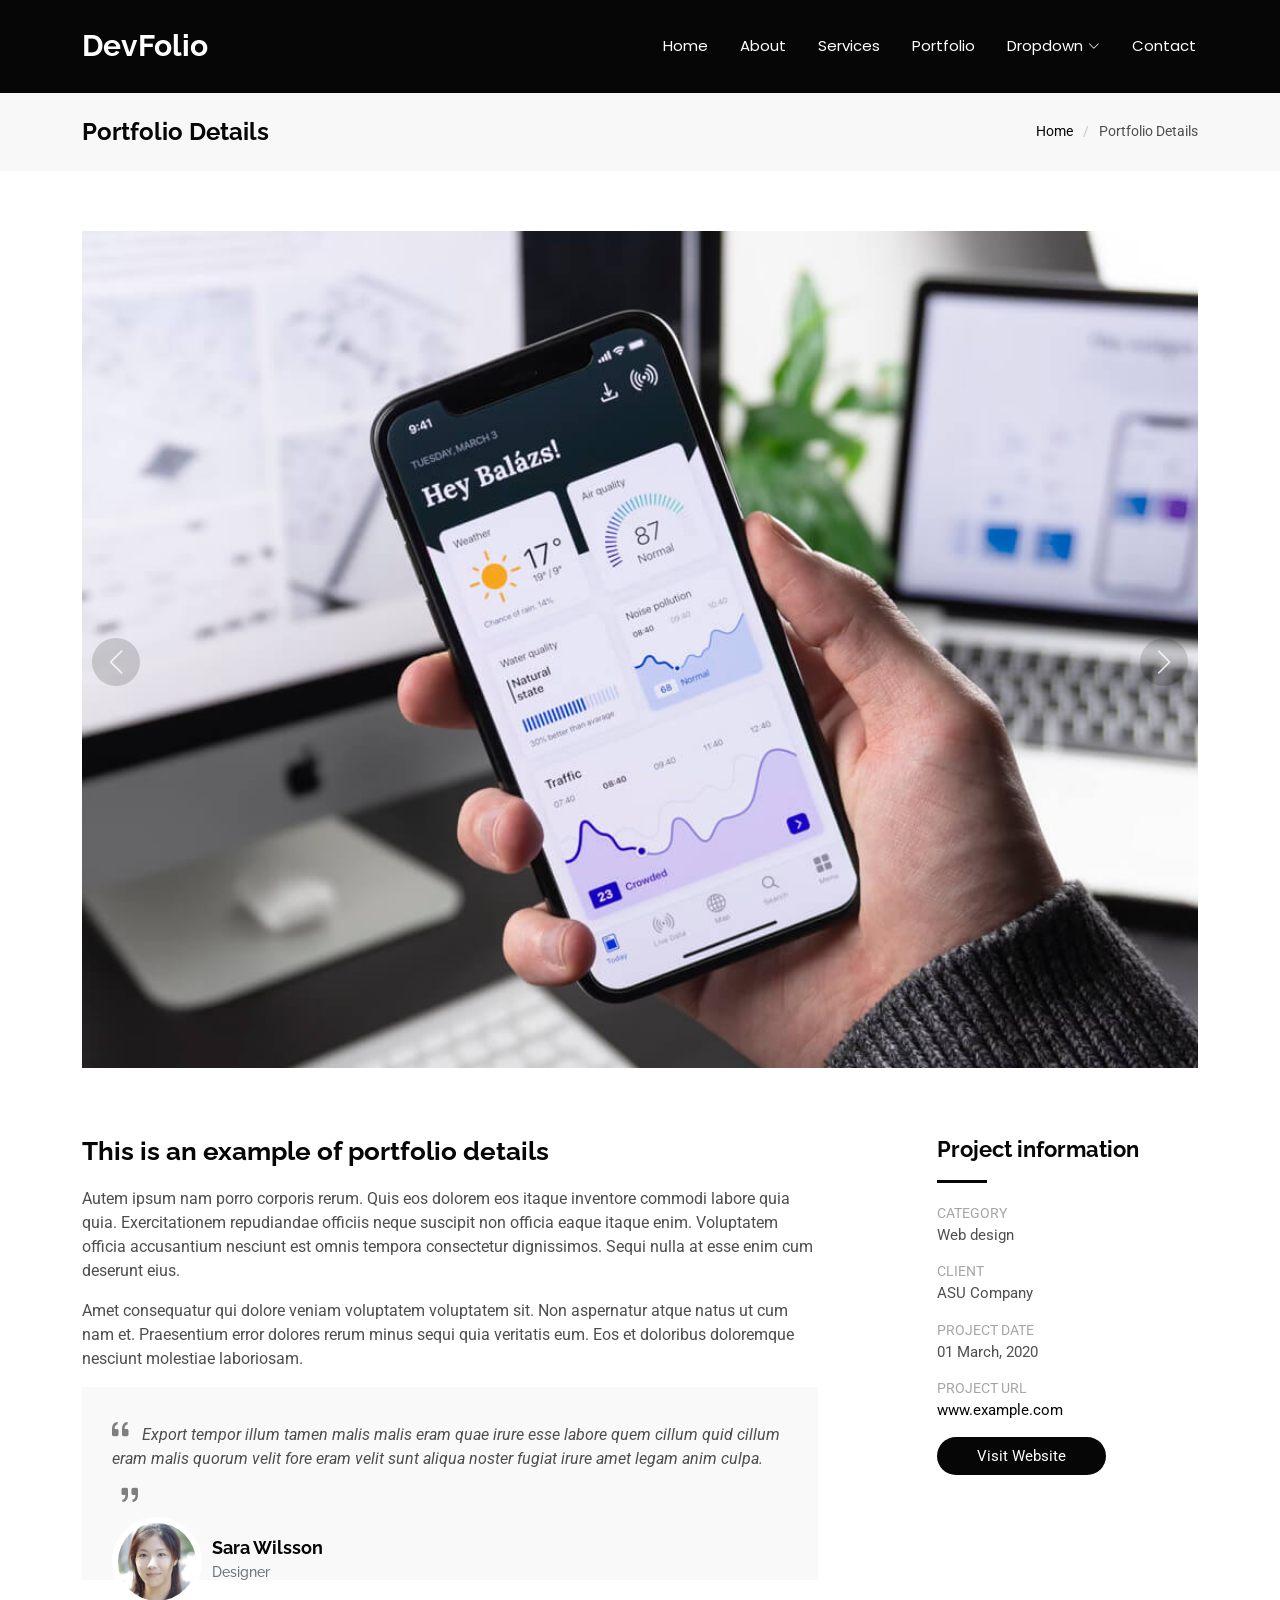
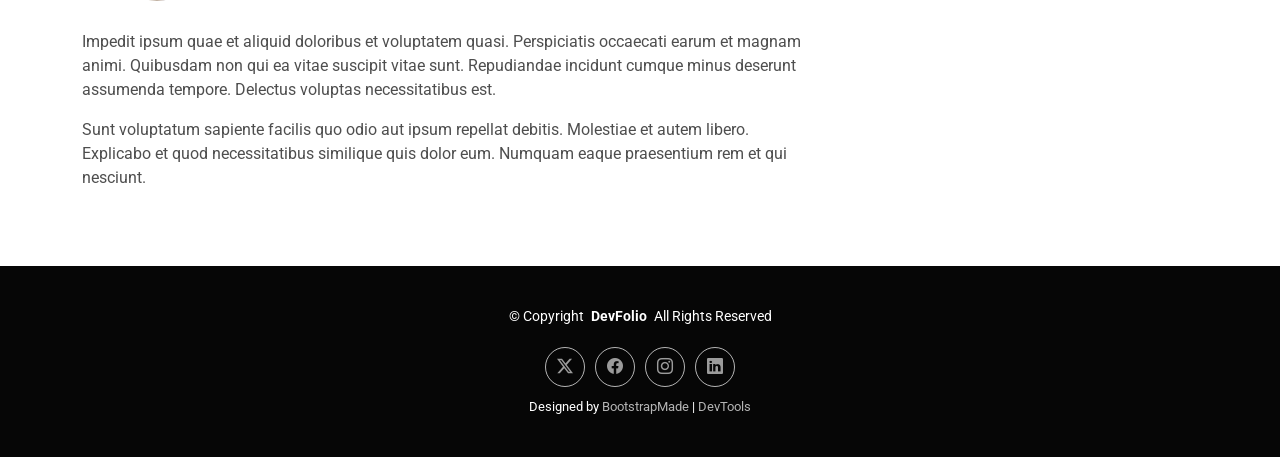
<file: portfolio-details.html>
<!DOCTYPE html>
<html lang="en">

<head>
  <meta charset="utf-8">
  <meta content="width=device-width, initial-scale=1.0" name="viewport">
  <title>Portfolio Details - DevFolio Bootstrap Template</title>
  <meta name="description" content="">
  <meta name="keywords" content="">

  <!-- Favicons -->
  <link href="assets/img/favicon.png" rel="icon">
  <link href="assets/img/apple-touch-icon.png" rel="apple-touch-icon">

  <!-- Fonts -->
  <link href="https://fonts.googleapis.com" rel="preconnect">
  <link href="https://fonts.gstatic.com" rel="preconnect" crossorigin>
  <link href="https://fonts.googleapis.com/css2?family=Roboto:ital,wght@0,100;0,300;0,400;0,500;0,700;0,900;1,100;1,300;1,400;1,500;1,700;1,900&family=Poppins:ital,wght@0,100;0,200;0,300;0,400;0,500;0,600;0,700;0,800;0,900;1,100;1,200;1,300;1,400;1,500;1,600;1,700;1,800;1,900&family=Raleway:ital,wght@0,100;0,200;0,300;0,400;0,500;0,600;0,700;0,800;0,900;1,100;1,200;1,300;1,400;1,500;1,600;1,700;1,800;1,900&display=swap" rel="stylesheet">

  <!-- Vendor CSS Files -->
  <link href="assets/vendor/bootstrap/css/bootstrap.min.css" rel="stylesheet">
  <link href="assets/vendor/bootstrap-icons/bootstrap-icons.css" rel="stylesheet">
  <link href="assets/vendor/aos/aos.css" rel="stylesheet">
  <link href="assets/vendor/glightbox/css/glightbox.min.css" rel="stylesheet">
  <link href="assets/vendor/swiper/swiper-bundle.min.css" rel="stylesheet">

  <!-- Main CSS File -->
  <link href="assets/css/main.css" rel="stylesheet">

  <!-- =======================================================
  * Template Name: DevFolio
  * Template URL: https://bootstrapmade.com/devfolio-bootstrap-portfolio-html-template/
  * Updated: Aug 07 2024 with Bootstrap v5.3.3
  * Author: BootstrapMade.com
  * License: https://bootstrapmade.com/license/
  ======================================================== -->
</head>

<body class="portfolio-details-page">

  <header id="header" class="header d-flex align-items-center sticky-top">
    <div class="container-fluid container-xl position-relative d-flex align-items-center justify-content-between">

      <a href="index.html" class="logo d-flex align-items-center">
        <!-- Uncomment the line below if you also wish to use an image logo -->
        <!-- <img src="assets/img/logo.png" alt=""> -->
        <h1 class="sitename">DevFolio</h1>
      </a>

      <nav id="navmenu" class="navmenu">
        <ul>
          <li><a href="#hero">Home<br></a></li>
          <li><a href="#about">About</a></li>
          <li><a href="#services">Services</a></li>
          <li><a href="#portfolio">Portfolio</a></li>
          <li class="dropdown"><a href="#"><span>Dropdown</span> <i class="bi bi-chevron-down toggle-dropdown"></i></a>
            <ul>
              <li><a href="#">Dropdown 1</a></li>
              <li class="dropdown"><a href="#"><span>Deep Dropdown</span> <i class="bi bi-chevron-down toggle-dropdown"></i></a>
                <ul>
                  <li><a href="#">Deep Dropdown 1</a></li>
                  <li><a href="#">Deep Dropdown 2</a></li>
                  <li><a href="#">Deep Dropdown 3</a></li>
                  <li><a href="#">Deep Dropdown 4</a></li>
                  <li><a href="#">Deep Dropdown 5</a></li>
                </ul>
              </li>
              <li><a href="#">Dropdown 2</a></li>
              <li><a href="#">Dropdown 3</a></li>
              <li><a href="#">Dropdown 4</a></li>
            </ul>
          </li>
          <li><a href="#contact">Contact</a></li>
        </ul>
        <i class="mobile-nav-toggle d-xl-none bi bi-list"></i>
      </nav>

    </div>
  </header>

  <main class="main">

    <!-- Page Title -->
    <div class="page-title" data-aos="fade">
      <div class="container d-lg-flex justify-content-between align-items-center">
        <h1 class="mb-2 mb-lg-0">Portfolio Details</h1>
        <nav class="breadcrumbs">
          <ol>
            <li><a href="index.html">Home</a></li>
            <li class="current">Portfolio Details</li>
          </ol>
        </nav>
      </div>
    </div><!-- End Page Title -->

    <!-- Portfolio Details Section -->
    <section id="portfolio-details" class="portfolio-details section">

      <div class="container" data-aos="fade-up">

        <div class="portfolio-details-slider swiper init-swiper">
          <script type="application/json" class="swiper-config">
          
          </script>
          <div class="swiper-wrapper align-items-center">

            <div class="swiper-slide">
              <img src="assets/img/portfolio/app-1.jpg" alt="">
            </div>

            <div class="swiper-slide">
              <img src="assets/img/portfolio/product-1.jpg" alt="">
            </div>

            <div class="swiper-slide">
              <img src="assets/img/portfolio/branding-1.jpg" alt="">
            </div>

            <div class="swiper-slide">
              <img src="assets/img/portfolio/books-1.jpg" alt="">
            </div>

          </div>
          <div class="swiper-button-prev"></div>
          <div class="swiper-button-next"></div>
          <div class="swiper-pagination"></div>
        </div>

        <div class="row justify-content-between gy-4 mt-4">

          <div class="col-lg-8" data-aos="fade-up">
            <div class="portfolio-description">
              <h2>This is an example of portfolio details</h2>
              <p>
                Autem ipsum nam porro corporis rerum. Quis eos dolorem eos itaque inventore commodi labore quia quia. Exercitationem repudiandae officiis neque suscipit non officia eaque itaque enim. Voluptatem officia accusantium nesciunt est omnis tempora consectetur dignissimos. Sequi nulla at esse enim cum deserunt eius.
              </p>
              <p>
                Amet consequatur qui dolore veniam voluptatem voluptatem sit. Non aspernatur atque natus ut cum nam et. Praesentium error dolores rerum minus sequi quia veritatis eum. Eos et doloribus doloremque nesciunt molestiae laboriosam.
              </p>

              <div class="testimonial-item">
                <p>
                  <i class="bi bi-quote quote-icon-left"></i>
                  <span>Export tempor illum tamen malis malis eram quae irure esse labore quem cillum quid cillum eram malis quorum velit fore eram velit sunt aliqua noster fugiat irure amet legam anim culpa.</span>
                  <i class="bi bi-quote quote-icon-right"></i>
                </p>
                <div>
                  <img src="assets/img/testimonials/testimonials-2.jpg" class="testimonial-img" alt="">
                  <h3>Sara Wilsson</h3>
                  <h4>Designer</h4>
                </div>
              </div>

              <p>
                Impedit ipsum quae et aliquid doloribus et voluptatem quasi. Perspiciatis occaecati earum et magnam animi. Quibusdam non qui ea vitae suscipit vitae sunt. Repudiandae incidunt cumque minus deserunt assumenda tempore. Delectus voluptas necessitatibus est.
              </p>

              <p>
                Sunt voluptatum sapiente facilis quo odio aut ipsum repellat debitis. Molestiae et autem libero. Explicabo et quod necessitatibus similique quis dolor eum. Numquam eaque praesentium rem et qui nesciunt.
              </p>

            </div>
          </div>

          <div class="col-lg-3" data-aos="fade-up" data-aos-delay="100">
            <div class="portfolio-info">
              <h3>Project information</h3>
              <ul>
                <li><strong>Category</strong> Web design</li>
                <li><strong>Client</strong> ASU Company</li>
                <li><strong>Project date</strong> 01 March, 2020</li>
                <li><strong>Project URL</strong> <a href="#">www.example.com</a></li>
                <li><a href="#" class="btn-visit align-self-start">Visit Website</a></li>
              </ul>
            </div>
          </div>

        </div>

      </div>

    </section><!-- /Portfolio Details Section -->

  </main>

  <footer id="footer" class="footer accent-background">

    <div class="container">
      <div class="copyright text-center ">
        <p>© <span>Copyright</span> <strong class="px-1 sitename">DevFolio</strong> <span>All Rights Reserved</span></p>
      </div>
      <div class="social-links d-flex justify-content-center">
        <a href=""><i class="bi bi-twitter-x"></i></a>
        <a href=""><i class="bi bi-facebook"></i></a>
        <a href=""><i class="bi bi-instagram"></i></a>
        <a href=""><i class="bi bi-linkedin"></i></a>
      </div>
      <div class="credits">
        <!-- All the links in the footer should remain intact. -->
        <!-- You can delete the links only if you've purchased the pro version. -->
        <!-- Licensing information: https://bootstrapmade.com/license/ -->
        <!-- Purchase the pro version with working PHP/AJAX contact form: [buy-url] -->
        Designed by <a href="https://bootstrapmade.com/">BootstrapMade</a> | <a href="https://bootstrapmade.com/tools/">DevTools</a>
      </div>
    </div>

  </footer>

  <!-- Scroll Top -->
  <a href="#" id="scroll-top" class="scroll-top d-flex align-items-center justify-content-center"><i class="bi bi-arrow-up-short"></i></a>

  <!-- Preloader -->
  <div id="preloader"></div>

  <!-- Vendor JS Files -->
  <script src="assets/vendor/bootstrap/js/bootstrap.bundle.min.js"></script>
  <script src="assets/vendor/php-email-form/validate.js"></script>
  <script src="assets/vendor/aos/aos.js"></script>
  <script src="assets/vendor/typed.js/typed.umd.js"></script>
  <script src="assets/vendor/waypoints/noframework.waypoints.js"></script>
  <script src="assets/vendor/purecounter/purecounter_vanilla.js"></script>
  <script src="assets/vendor/glightbox/js/glightbox.min.js"></script>
  <script src="assets/vendor/imagesloaded/imagesloaded.pkgd.min.js"></script>
  <script src="assets/vendor/isotope-layout/isotope.pkgd.min.js"></script>
  <script src="assets/vendor/swiper/swiper-bundle.min.js"></script>

  <!-- Main JS File -->
  <script src="assets/js/main.js"></script>

</body>

</html>
</file>
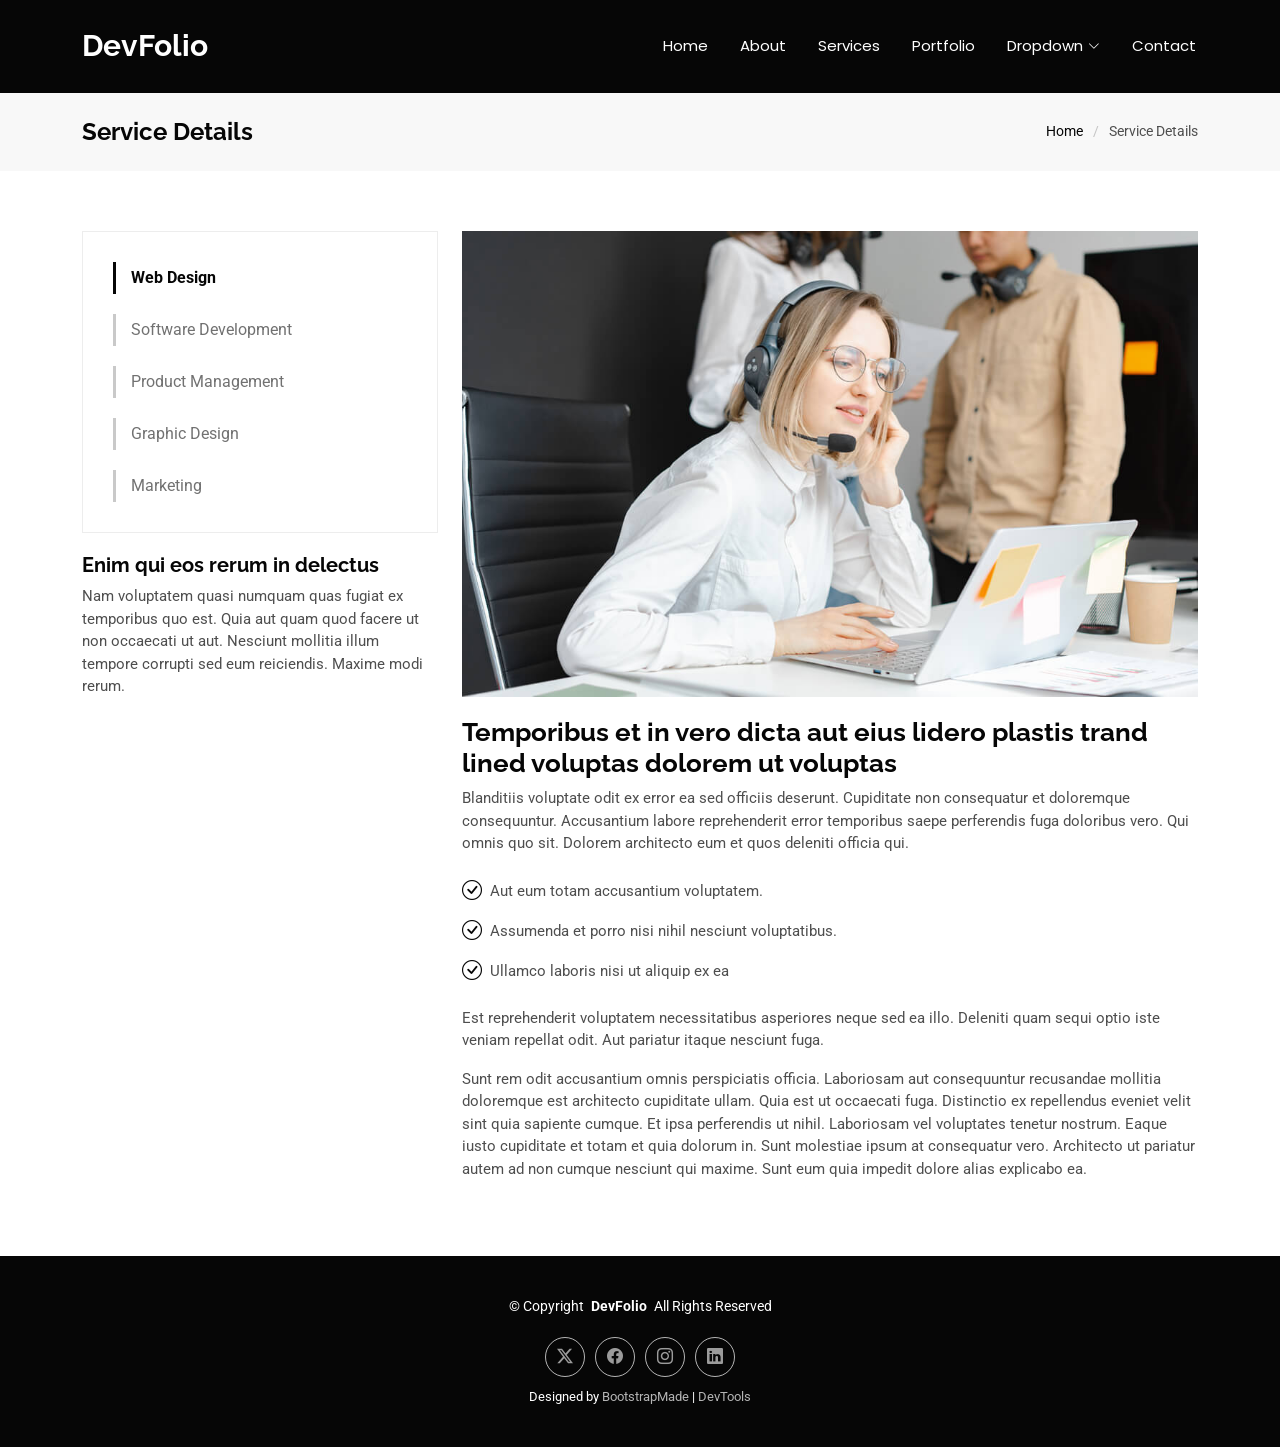
<file: service-details.html>
<!DOCTYPE html>
<html lang="en">

<head>
  <meta charset="utf-8">
  <meta content="width=device-width, initial-scale=1.0" name="viewport">
  <title>Service Details - DevFolio Bootstrap Template</title>
  <meta name="description" content="">
  <meta name="keywords" content="">

  <!-- Favicons -->
  <link href="assets/img/favicon.png" rel="icon">
  <link href="assets/img/apple-touch-icon.png" rel="apple-touch-icon">

  <!-- Fonts -->
  <link href="https://fonts.googleapis.com" rel="preconnect">
  <link href="https://fonts.gstatic.com" rel="preconnect" crossorigin>
  <link href="https://fonts.googleapis.com/css2?family=Roboto:ital,wght@0,100;0,300;0,400;0,500;0,700;0,900;1,100;1,300;1,400;1,500;1,700;1,900&family=Poppins:ital,wght@0,100;0,200;0,300;0,400;0,500;0,600;0,700;0,800;0,900;1,100;1,200;1,300;1,400;1,500;1,600;1,700;1,800;1,900&family=Raleway:ital,wght@0,100;0,200;0,300;0,400;0,500;0,600;0,700;0,800;0,900;1,100;1,200;1,300;1,400;1,500;1,600;1,700;1,800;1,900&display=swap" rel="stylesheet">

  <!-- Vendor CSS Files -->
  <link href="assets/vendor/bootstrap/css/bootstrap.min.css" rel="stylesheet">
  <link href="assets/vendor/bootstrap-icons/bootstrap-icons.css" rel="stylesheet">
  <link href="assets/vendor/aos/aos.css" rel="stylesheet">
  <link href="assets/vendor/glightbox/css/glightbox.min.css" rel="stylesheet">
  <link href="assets/vendor/swiper/swiper-bundle.min.css" rel="stylesheet">

  <!-- Main CSS File -->
  <link href="assets/css/main.css" rel="stylesheet">

  <!-- =======================================================
  * Template Name: DevFolio
  * Template URL: https://bootstrapmade.com/devfolio-bootstrap-portfolio-html-template/
  * Updated: Aug 07 2024 with Bootstrap v5.3.3
  * Author: BootstrapMade.com
  * License: https://bootstrapmade.com/license/
  ======================================================== -->
</head>

<body class="service-details-page">

  <header id="header" class="header d-flex align-items-center sticky-top">
    <div class="container-fluid container-xl position-relative d-flex align-items-center justify-content-between">

      <a href="index.html" class="logo d-flex align-items-center">
        <!-- Uncomment the line below if you also wish to use an image logo -->
        <!-- <img src="assets/img/logo.png" alt=""> -->
        <h1 class="sitename">DevFolio</h1>
      </a>

      <nav id="navmenu" class="navmenu">
        <ul>
          <li><a href="#hero">Home<br></a></li>
          <li><a href="#about">About</a></li>
          <li><a href="#services">Services</a></li>
          <li><a href="#portfolio">Portfolio</a></li>
          <li class="dropdown"><a href="#"><span>Dropdown</span> <i class="bi bi-chevron-down toggle-dropdown"></i></a>
            <ul>
              <li><a href="#">Dropdown 1</a></li>
              <li class="dropdown"><a href="#"><span>Deep Dropdown</span> <i class="bi bi-chevron-down toggle-dropdown"></i></a>
                <ul>
                  <li><a href="#">Deep Dropdown 1</a></li>
                  <li><a href="#">Deep Dropdown 2</a></li>
                  <li><a href="#">Deep Dropdown 3</a></li>
                  <li><a href="#">Deep Dropdown 4</a></li>
                  <li><a href="#">Deep Dropdown 5</a></li>
                </ul>
              </li>
              <li><a href="#">Dropdown 2</a></li>
              <li><a href="#">Dropdown 3</a></li>
              <li><a href="#">Dropdown 4</a></li>
            </ul>
          </li>
          <li><a href="#contact">Contact</a></li>
        </ul>
        <i class="mobile-nav-toggle d-xl-none bi bi-list"></i>
      </nav>

    </div>
  </header>

  <main class="main">

    <!-- Page Title -->
    <div class="page-title" data-aos="fade">
      <div class="container d-lg-flex justify-content-between align-items-center">
        <h1 class="mb-2 mb-lg-0">Service Details</h1>
        <nav class="breadcrumbs">
          <ol>
            <li><a href="index.html">Home</a></li>
            <li class="current">Service Details</li>
          </ol>
        </nav>
      </div>
    </div><!-- End Page Title -->

    <!-- Service Details Section -->
    <section id="service-details" class="service-details section">

      <div class="container">

        <div class="row gy-4">

          <div class="col-lg-4" data-aos="fade-up" data-aos-delay="100">
            <div class="services-list">
              <a href="#" class="active">Web Design</a>
              <a href="#">Software Development</a>
              <a href="#">Product Management</a>
              <a href="#">Graphic Design</a>
              <a href="#">Marketing</a>
            </div>

            <h4>Enim qui eos rerum in delectus</h4>
            <p>Nam voluptatem quasi numquam quas fugiat ex temporibus quo est. Quia aut quam quod facere ut non occaecati ut aut. Nesciunt mollitia illum tempore corrupti sed eum reiciendis. Maxime modi rerum.</p>
          </div>

          <div class="col-lg-8" data-aos="fade-up" data-aos-delay="200">
            <img src="assets/img/services.jpg" alt="" class="img-fluid services-img">
            <h3>Temporibus et in vero dicta aut eius lidero plastis trand lined voluptas dolorem ut voluptas</h3>
            <p>
              Blanditiis voluptate odit ex error ea sed officiis deserunt. Cupiditate non consequatur et doloremque consequuntur. Accusantium labore reprehenderit error temporibus saepe perferendis fuga doloribus vero. Qui omnis quo sit. Dolorem architecto eum et quos deleniti officia qui.
            </p>
            <ul>
              <li><i class="bi bi-check-circle"></i> <span>Aut eum totam accusantium voluptatem.</span></li>
              <li><i class="bi bi-check-circle"></i> <span>Assumenda et porro nisi nihil nesciunt voluptatibus.</span></li>
              <li><i class="bi bi-check-circle"></i> <span>Ullamco laboris nisi ut aliquip ex ea</span></li>
            </ul>
            <p>
              Est reprehenderit voluptatem necessitatibus asperiores neque sed ea illo. Deleniti quam sequi optio iste veniam repellat odit. Aut pariatur itaque nesciunt fuga.
            </p>
            <p>
              Sunt rem odit accusantium omnis perspiciatis officia. Laboriosam aut consequuntur recusandae mollitia doloremque est architecto cupiditate ullam. Quia est ut occaecati fuga. Distinctio ex repellendus eveniet velit sint quia sapiente cumque. Et ipsa perferendis ut nihil. Laboriosam vel voluptates tenetur nostrum. Eaque iusto cupiditate et totam et quia dolorum in. Sunt molestiae ipsum at consequatur vero. Architecto ut pariatur autem ad non cumque nesciunt qui maxime. Sunt eum quia impedit dolore alias explicabo ea.
            </p>
          </div>

        </div>

      </div>

    </section><!-- /Service Details Section -->

  </main>

  <footer id="footer" class="footer accent-background">

    <div class="container">
      <div class="copyright text-center ">
        <p>© <span>Copyright</span> <strong class="px-1 sitename">DevFolio</strong> <span>All Rights Reserved</span></p>
      </div>
      <div class="social-links d-flex justify-content-center">
        <a href=""><i class="bi bi-twitter-x"></i></a>
        <a href=""><i class="bi bi-facebook"></i></a>
        <a href=""><i class="bi bi-instagram"></i></a>
        <a href=""><i class="bi bi-linkedin"></i></a>
      </div>
      <div class="credits">
        <!-- All the links in the footer should remain intact. -->
        <!-- You can delete the links only if you've purchased the pro version. -->
        <!-- Licensing information: https://bootstrapmade.com/license/ -->
        <!-- Purchase the pro version with working PHP/AJAX contact form: [buy-url] -->
        Designed by <a href="https://bootstrapmade.com/">BootstrapMade</a> | <a href="https://bootstrapmade.com/tools/">DevTools</a>
      </div>
    </div>

  </footer>

  <!-- Scroll Top -->
  <a href="#" id="scroll-top" class="scroll-top d-flex align-items-center justify-content-center"><i class="bi bi-arrow-up-short"></i></a>

  <!-- Preloader -->
  <div id="preloader"></div>

  <!-- Vendor JS Files -->
  <script src="assets/vendor/bootstrap/js/bootstrap.bundle.min.js"></script>
  <script src="assets/vendor/php-email-form/validate.js"></script>
  <script src="assets/vendor/aos/aos.js"></script>
  <script src="assets/vendor/typed.js/typed.umd.js"></script>
  <script src="assets/vendor/waypoints/noframework.waypoints.js"></script>
  <script src="assets/vendor/purecounter/purecounter_vanilla.js"></script>
  <script src="assets/vendor/glightbox/js/glightbox.min.js"></script>
  <script src="assets/vendor/imagesloaded/imagesloaded.pkgd.min.js"></script>
  <script src="assets/vendor/isotope-layout/isotope.pkgd.min.js"></script>
  <script src="assets/vendor/swiper/swiper-bundle.min.js"></script>

  <!-- Main JS File -->
  <script src="assets/js/main.js"></script>

</body>

</html>
</file>
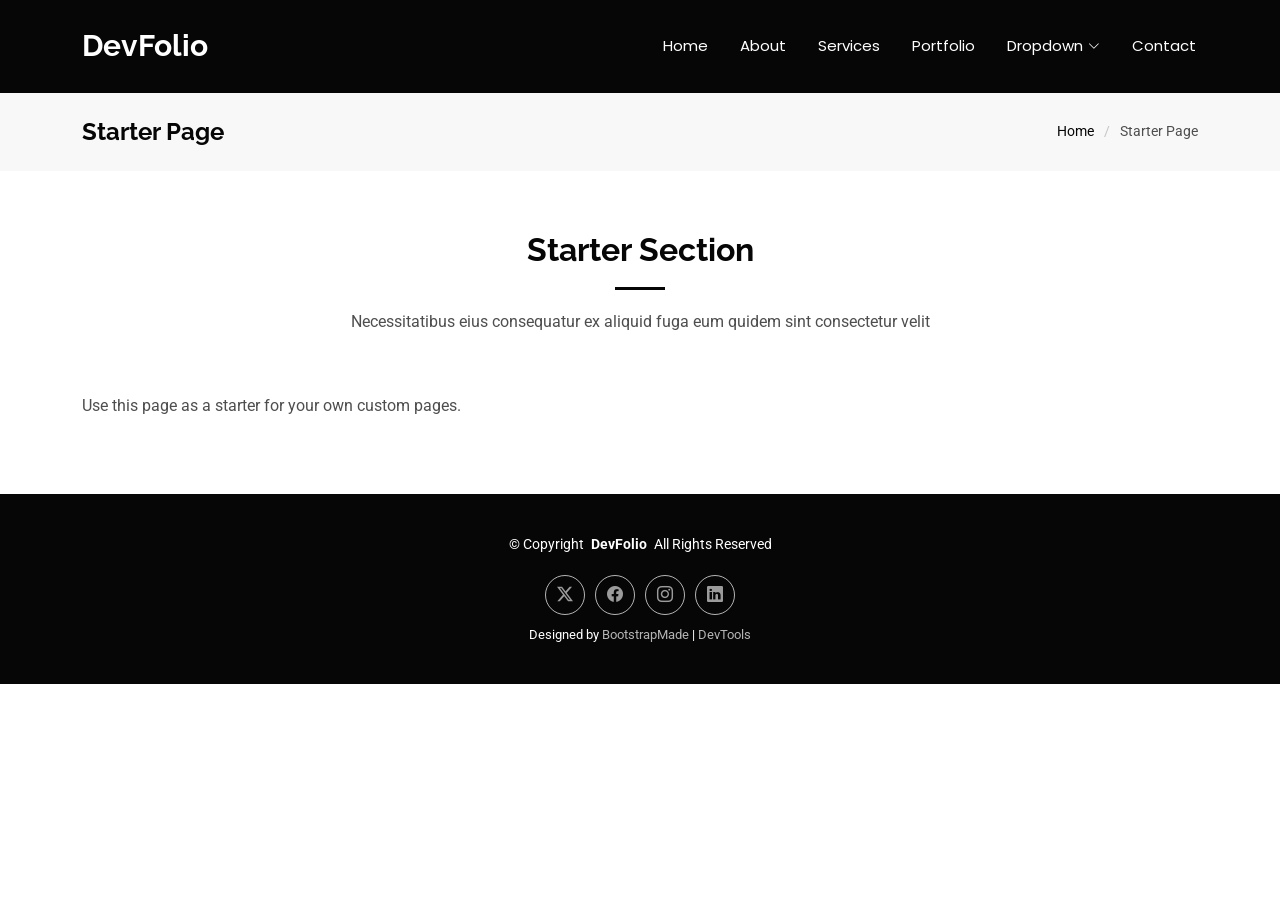
<file: starter-page.html>
<!DOCTYPE html>
<html lang="en">

<head>
  <meta charset="utf-8">
  <meta content="width=device-width, initial-scale=1.0" name="viewport">
  <title>Starter Page - DevFolio Bootstrap Template</title>
  <meta name="description" content="">
  <meta name="keywords" content="">

  <!-- Favicons -->
  <link href="assets/img/favicon.png" rel="icon">
  <link href="assets/img/apple-touch-icon.png" rel="apple-touch-icon">

  <!-- Fonts -->
  <link href="https://fonts.googleapis.com" rel="preconnect">
  <link href="https://fonts.gstatic.com" rel="preconnect" crossorigin>
  <link href="https://fonts.googleapis.com/css2?family=Roboto:ital,wght@0,100;0,300;0,400;0,500;0,700;0,900;1,100;1,300;1,400;1,500;1,700;1,900&family=Poppins:ital,wght@0,100;0,200;0,300;0,400;0,500;0,600;0,700;0,800;0,900;1,100;1,200;1,300;1,400;1,500;1,600;1,700;1,800;1,900&family=Raleway:ital,wght@0,100;0,200;0,300;0,400;0,500;0,600;0,700;0,800;0,900;1,100;1,200;1,300;1,400;1,500;1,600;1,700;1,800;1,900&display=swap" rel="stylesheet">

  <!-- Vendor CSS Files -->
  <link href="assets/vendor/bootstrap/css/bootstrap.min.css" rel="stylesheet">
  <link href="assets/vendor/bootstrap-icons/bootstrap-icons.css" rel="stylesheet">
  <link href="assets/vendor/aos/aos.css" rel="stylesheet">
  <link href="assets/vendor/glightbox/css/glightbox.min.css" rel="stylesheet">
  <link href="assets/vendor/swiper/swiper-bundle.min.css" rel="stylesheet">

  <!-- Main CSS File -->
  <link href="assets/css/main.css" rel="stylesheet">

  <!-- =======================================================
  * Template Name: DevFolio
  * Template URL: https://bootstrapmade.com/devfolio-bootstrap-portfolio-html-template/
  * Updated: Aug 07 2024 with Bootstrap v5.3.3
  * Author: BootstrapMade.com
  * License: https://bootstrapmade.com/license/
  ======================================================== -->
</head>

<body class="starter-page-page">

  <header id="header" class="header d-flex align-items-center sticky-top">
    <div class="container-fluid container-xl position-relative d-flex align-items-center justify-content-between">

      <a href="index.html" class="logo d-flex align-items-center">
        <!-- Uncomment the line below if you also wish to use an image logo -->
        <!-- <img src="assets/img/logo.png" alt=""> -->
        <h1 class="sitename">DevFolio</h1>
      </a>

      <nav id="navmenu" class="navmenu">
        <ul>
          <li><a href="#hero">Home<br></a></li>
          <li><a href="#about">About</a></li>
          <li><a href="#services">Services</a></li>
          <li><a href="#portfolio">Portfolio</a></li>
          <li class="dropdown"><a href="#"><span>Dropdown</span> <i class="bi bi-chevron-down toggle-dropdown"></i></a>
            <ul>
              <li><a href="#">Dropdown 1</a></li>
              <li class="dropdown"><a href="#"><span>Deep Dropdown</span> <i class="bi bi-chevron-down toggle-dropdown"></i></a>
                <ul>
                  <li><a href="#">Deep Dropdown 1</a></li>
                  <li><a href="#">Deep Dropdown 2</a></li>
                  <li><a href="#">Deep Dropdown 3</a></li>
                  <li><a href="#">Deep Dropdown 4</a></li>
                  <li><a href="#">Deep Dropdown 5</a></li>
                </ul>
              </li>
              <li><a href="#">Dropdown 2</a></li>
              <li><a href="#">Dropdown 3</a></li>
              <li><a href="#">Dropdown 4</a></li>
            </ul>
          </li>
          <li><a href="#contact">Contact</a></li>
        </ul>
        <i class="mobile-nav-toggle d-xl-none bi bi-list"></i>
      </nav>

    </div>
  </header>

  <main class="main">

    <!-- Page Title -->
    <div class="page-title" data-aos="fade">
      <div class="container d-lg-flex justify-content-between align-items-center">
        <h1 class="mb-2 mb-lg-0">Starter Page</h1>
        <nav class="breadcrumbs">
          <ol>
            <li><a href="index.html">Home</a></li>
            <li class="current">Starter Page</li>
          </ol>
        </nav>
      </div>
    </div><!-- End Page Title -->

    <!-- Starter Section Section -->
    <section id="starter-section" class="starter-section section">

      <!-- Section Title -->
      <div class="container section-title" data-aos="fade-up">
        <h2>Starter Section</h2>
        <p>Necessitatibus eius consequatur ex aliquid fuga eum quidem sint consectetur velit</p>
      </div><!-- End Section Title -->

      <div class="container" data-aos="fade-up">
        <p>Use this page as a starter for your own custom pages.</p>
      </div>

    </section><!-- /Starter Section Section -->

  </main>

  <footer id="footer" class="footer accent-background">

    <div class="container">
      <div class="copyright text-center ">
        <p>© <span>Copyright</span> <strong class="px-1 sitename">DevFolio</strong> <span>All Rights Reserved</span></p>
      </div>
      <div class="social-links d-flex justify-content-center">
        <a href=""><i class="bi bi-twitter-x"></i></a>
        <a href=""><i class="bi bi-facebook"></i></a>
        <a href=""><i class="bi bi-instagram"></i></a>
        <a href=""><i class="bi bi-linkedin"></i></a>
      </div>
      <div class="credits">
        <!-- All the links in the footer should remain intact. -->
        <!-- You can delete the links only if you've purchased the pro version. -->
        <!-- Licensing information: https://bootstrapmade.com/license/ -->
        <!-- Purchase the pro version with working PHP/AJAX contact form: [buy-url] -->
        Designed by <a href="https://bootstrapmade.com/">BootstrapMade</a> | <a href="https://bootstrapmade.com/tools/">DevTools</a>
      </div>
    </div>

  </footer>

  <!-- Scroll Top -->
  <a href="#" id="scroll-top" class="scroll-top d-flex align-items-center justify-content-center"><i class="bi bi-arrow-up-short"></i></a>

  <!-- Preloader -->
  <div id="preloader"></div>

  <!-- Vendor JS Files -->
  <script src="assets/vendor/bootstrap/js/bootstrap.bundle.min.js"></script>
  <script src="assets/vendor/php-email-form/validate.js"></script>
  <script src="assets/vendor/aos/aos.js"></script>
  <script src="assets/vendor/typed.js/typed.umd.js"></script>
  <script src="assets/vendor/waypoints/noframework.waypoints.js"></script>
  <script src="assets/vendor/purecounter/purecounter_vanilla.js"></script>
  <script src="assets/vendor/glightbox/js/glightbox.min.js"></script>
  <script src="assets/vendor/imagesloaded/imagesloaded.pkgd.min.js"></script>
  <script src="assets/vendor/isotope-layout/isotope.pkgd.min.js"></script>
  <script src="assets/vendor/swiper/swiper-bundle.min.js"></script>

  <!-- Main JS File -->
  <script src="assets/js/main.js"></script>

</body>

</html>
</file>
<file: assets/css/main.css>
/**
* Template Name: DevFolio
* Template URL: https://bootstrapmade.com/devfolio-bootstrap-portfolio-html-template/
* Updated: Aug 07 2024 with Bootstrap v5.3.3
* Author: BootstrapMade.com
* License: https://bootstrapmade.com/license/
*/

/*--------------------------------------------------------------
# Font & Color Variables
# Help: https://bootstrapmade.com/color-system/
--------------------------------------------------------------*/
/* Fonts */
:root {
  --default-font: "Roboto",  system-ui, -apple-system, "Segoe UI", Roboto, "Helvetica Neue", Arial, "Noto Sans", "Liberation Sans", sans-serif, "Apple Color Emoji", "Segoe UI Emoji", "Segoe UI Symbol", "Noto Color Emoji";
  --heading-font: "Raleway",  sans-serif;
  --nav-font: "Poppins",  sans-serif;
}

/* Global Colors - The following color variables are used throughout the website. Updating them here will change the color scheme of the entire website */
:root { 
  --background-color: #ffffff; /* Background color for the entire website, including individual sections */
  --default-color: #4e4e4e; /* Default color used for the majority of the text content across the entire website */
  --heading-color: #060606; /* Color for headings, subheadings and title throughout the website */
  --accent-color: #060606; /* Accent color that represents your brand on the website. It's used for buttons, links, and other elements that need to stand out */
  --surface-color: #ffffff; /* The surface color is used as a background of boxed elements within sections, such as cards, icon boxes, or other elements that require a visual separation from the global background. */
  --contrast-color: #ffffff; /* Contrast color for text, ensuring readability against backgrounds of accent, heading, or default colors. */
}

/* Nav Menu Colors - The following color variables are used specifically for the navigation menu. They are separate from the global colors to allow for more customization options */
:root {
  --nav-color: #ffffff;  /* The default color of the main navmenu links */
  --nav-hover-color: #ffffff; /* Applied to main navmenu links when they are hovered over or active */
  --nav-mobile-background-color: #ffffff; /* Used as the background color for mobile navigation menu */
  --nav-dropdown-background-color: #ffffff; /* Used as the background color for dropdown items that appear when hovering over primary navigation items */
  --nav-dropdown-color: #060606; /* Used for navigation links of the dropdown items in the navigation menu. */
  --nav-dropdown-hover-color: #060606; /* Similar to --nav-hover-color, this color is applied to dropdown navigation links when they are hovered over. */
}

/* Color Presets - These classes override global colors when applied to any section or element, providing reuse of the sam color scheme. */

.light-background {
  --background-color: #f9f9f9;
  --surface-color: #ffffff;
}

.dark-background {
  --background-color: #060606;
  --default-color: #ffffff;
  --heading-color: #ffffff;
  --surface-color: #060606;
  --contrast-color: #ffffff;
}

.accent-background {
  --background-color: #060606;
  --default-color: #ffffff;
  --heading-color: #ffffff;
  --accent-color: #ffffff;
  --surface-color: #060606;
  --contrast-color: #ffffff;
}

/* Smooth scroll */
:root {
  scroll-behavior: smooth;
}

/*--------------------------------------------------------------
# General Styling & Shared Classes
--------------------------------------------------------------*/
body {
  color: var(--default-color);
  background-color: var(--background-color);
  font-family: var(--default-font);
}

a {
  color: var(--accent-color);
  text-decoration: none;
  transition: 0.3s;
}

a:hover {
  color: color-mix(in srgb, var(--accent-color), transparent 25%);
  text-decoration: none;
}

h1,
h2,
h3,
h4,
h5,
h6 {
  color: var(--heading-color);
  font-family: var(--heading-font);
}

/* PHP Email Form Messages
------------------------------*/
.php-email-form .error-message {
  display: none;
  background: #df1529;
  color: #ffffff;
  text-align: left;
  padding: 15px;
  margin-bottom: 24px;
  font-weight: 600;
}

.php-email-form .sent-message {
  display: none;
  color: #ffffff;
  background: #059652;
  text-align: center;
  padding: 15px;
  margin-bottom: 24px;
  font-weight: 600;
}

.php-email-form .loading {
  display: none;
  background: var(--surface-color);
  text-align: center;
  padding: 15px;
  margin-bottom: 24px;
}

.php-email-form .loading:before {
  content: "";
  display: inline-block;
  border-radius: 50%;
  width: 24px;
  height: 24px;
  margin: 0 10px -6px 0;
  border: 3px solid var(--accent-color);
  border-top-color: var(--surface-color);
  animation: php-email-form-loading 1s linear infinite;
}

@keyframes php-email-form-loading {
  0% {
    transform: rotate(0deg);
  }

  100% {
    transform: rotate(360deg);
  }
}

/*--------------------------------------------------------------
# Global Header
--------------------------------------------------------------*/
.header {
  --background-color: #060606;
  --default-color: #ffffff;
  --heading-color: #ffffff;
  color: var(--default-color);
  background-color: var(--background-color);
  padding: 20px 0;
  transition: all 0.5s;
  z-index: 997;
}

.header .logo {
  line-height: 1;
}

.header .logo img {
  max-height: 32px;
  margin-right: 8px;
}

.header .logo h1 {
  font-size: 30px;
  margin: 0;
  font-weight: 700;
  color: var(--heading-color);
}

.scrolled .header {
  box-shadow: 0px 0 18px rgba(0, 0, 0, 0.1);
}

/*--------------------------------------------------------------
# Navigation Menu
--------------------------------------------------------------*/
/* Desktop Navigation */
@media (min-width: 1200px) {
  .navmenu {
    padding: 0;
  }

  .navmenu ul {
    margin: 0;
    padding: 0;
    display: flex;
    list-style: none;
    align-items: center;
  }

  .navmenu li {
    position: relative;
  }

  .navmenu>ul>li {
    white-space: nowrap;
    padding: 15px 14px;
  }

  .navmenu>ul>li:last-child {
    padding-right: 0;
  }

  .navmenu a,
  .navmenu a:focus {
    color: var(--nav-color);
    font-size: 15px;
    padding: 0 2px;
    font-family: var(--nav-font);
    font-weight: 400;
    display: flex;
    align-items: center;
    justify-content: space-between;
    white-space: nowrap;
    transition: 0.3s;
    position: relative;
  }

  .navmenu a i,
  .navmenu a:focus i {
    font-size: 12px;
    line-height: 0;
    margin-left: 5px;
    transition: 0.3s;
  }

  .navmenu>ul>li>a:before {
    content: "";
    position: absolute;
    width: 100%;
    height: 2px;
    bottom: -6px;
    left: 0;
    background-color: var(--nav-hover-color);
    visibility: hidden;
    width: 0px;
    transition: all 0.3s ease-in-out 0s;
  }

  .navmenu a:hover:before,
  .navmenu li:hover>a:before,
  .navmenu .active:before {
    visibility: visible;
    width: 100%;
  }

  .navmenu li:hover>a,
  .navmenu .active,
  .navmenu .active:focus {
    color: var(--nav-hover-color);
  }

  .navmenu .dropdown ul {
    margin: 0;
    padding: 10px 0;
    background: var(--nav-dropdown-background-color);
    display: block;
    position: absolute;
    visibility: hidden;
    left: 14px;
    top: 130%;
    opacity: 0;
    transition: 0.3s;
    border-radius: 4px;
    z-index: 99;
    box-shadow: 0px 0px 30px rgba(0, 0, 0, 0.1);
  }

  .navmenu .dropdown ul li {
    min-width: 200px;
  }

  .navmenu .dropdown ul a {
    padding: 10px 20px;
    font-size: 15px;
    text-transform: none;
    color: var(--nav-dropdown-color);
  }

  .navmenu .dropdown ul a i {
    font-size: 12px;
  }

  .navmenu .dropdown ul a:hover,
  .navmenu .dropdown ul .active:hover,
  .navmenu .dropdown ul li:hover>a {
    color: var(--nav-dropdown-hover-color);
  }

  .navmenu .dropdown:hover>ul {
    opacity: 1;
    top: 100%;
    visibility: visible;
  }

  .navmenu .dropdown .dropdown ul {
    top: 0;
    left: -90%;
    visibility: hidden;
  }

  .navmenu .dropdown .dropdown:hover>ul {
    opacity: 1;
    top: 0;
    left: -100%;
    visibility: visible;
  }
}

/* Mobile Navigation */
@media (max-width: 1199px) {
  .mobile-nav-toggle {
    color: var(--nav-color);
    font-size: 28px;
    line-height: 0;
    margin-right: 10px;
    cursor: pointer;
    transition: color 0.3s;
  }

  .navmenu {
    padding: 0;
    z-index: 9997;
  }

  .navmenu ul {
    display: none;
    list-style: none;
    position: absolute;
    inset: 60px 20px 20px 20px;
    padding: 10px 0;
    margin: 0;
    border-radius: 6px;
    background-color: var(--nav-mobile-background-color);
    border: 1px solid color-mix(in srgb, var(--default-color), transparent 90%);
    box-shadow: none;
    overflow-y: auto;
    transition: 0.3s;
    z-index: 9998;
  }

  .navmenu a,
  .navmenu a:focus {
    color: var(--nav-dropdown-color);
    padding: 10px 20px;
    font-family: var(--nav-font);
    font-size: 17px;
    font-weight: 500;
    display: flex;
    align-items: center;
    justify-content: space-between;
    white-space: nowrap;
    transition: 0.3s;
  }

  .navmenu a i,
  .navmenu a:focus i {
    font-size: 12px;
    line-height: 0;
    margin-left: 5px;
    width: 30px;
    height: 30px;
    display: flex;
    align-items: center;
    justify-content: center;
    border-radius: 50%;
    transition: 0.3s;
    background-color: color-mix(in srgb, var(--accent-color), transparent 90%);
  }

  .navmenu a i:hover,
  .navmenu a:focus i:hover {
    background-color: var(--accent-color);
    color: var(--contrast-color);
  }

  .navmenu a:hover,
  .navmenu .active,
  .navmenu .active:focus {
    color: var(--nav-dropdown-hover-color);
  }

  .navmenu .active i,
  .navmenu .active:focus i {
    background-color: var(--accent-color);
    color: var(--contrast-color);
    transform: rotate(180deg);
  }

  .navmenu .dropdown ul {
    position: static;
    display: none;
    z-index: 99;
    padding: 10px 0;
    margin: 10px 20px;
    background-color: var(--nav-dropdown-background-color);
    transition: all 0.5s ease-in-out;
  }

  .navmenu .dropdown ul ul {
    background-color: rgba(33, 37, 41, 0.1);
  }

  .navmenu .dropdown>.dropdown-active {
    display: block;
    background-color: rgba(33, 37, 41, 0.03);
  }

  .mobile-nav-active {
    overflow: hidden;
  }

  .mobile-nav-active .mobile-nav-toggle {
    color: #fff;
    position: absolute;
    font-size: 32px;
    top: 15px;
    right: 15px;
    margin-right: 0;
    z-index: 9999;
  }

  .mobile-nav-active .navmenu {
    position: fixed;
    overflow: hidden;
    inset: 0;
    background: rgba(33, 37, 41, 0.8);
    transition: 0.3s;
  }

  .mobile-nav-active .navmenu>ul {
    display: block;
  }
}

/*--------------------------------------------------------------
# Global Footer
--------------------------------------------------------------*/
.footer {
  color: var(--default-color);
  background-color: var(--background-color);
  font-size: 14px;
  padding: 40px 0;
  position: relative;
}

.footer .copyright p {
  margin-bottom: 0;
}

.footer .social-links {
  margin-top: 20px;
}

.footer .social-links a {
  display: flex;
  align-items: center;
  justify-content: center;
  width: 40px;
  height: 40px;
  border-radius: 50%;
  border: 1px solid color-mix(in srgb, var(--default-color), transparent 30%);
  font-size: 16px;
  color: color-mix(in srgb, var(--default-color), transparent 40%);
  margin: 0 5px;
  transition: 0.3s;
}

.footer .social-links a:hover {
  color: var(--default-color);
  border-color: var(--default-color);
}

.footer .credits {
  margin-top: 10px;
  font-size: 13px;
  text-align: center;
}

.footer .credits a {
  color: color-mix(in srgb, var(--default-color), transparent 30%);
}

/*--------------------------------------------------------------
# Preloader
--------------------------------------------------------------*/
#preloader {
  position: fixed;
  inset: 0;
  z-index: 999999;
  overflow: hidden;
  background: var(--background-color);
  transition: all 0.6s ease-out;
}

#preloader:before {
  content: "";
  position: fixed;
  top: calc(50% - 30px);
  left: calc(50% - 30px);
  border: 6px solid #ffffff;
  border-color: var(--accent-color) transparent var(--accent-color) transparent;
  border-radius: 50%;
  width: 60px;
  height: 60px;
  animation: animate-preloader 1.5s linear infinite;
}

@keyframes animate-preloader {
  0% {
    transform: rotate(0deg);
  }

  100% {
    transform: rotate(360deg);
  }
}

/*--------------------------------------------------------------
# Scroll Top Button
--------------------------------------------------------------*/
.scroll-top {
  position: fixed;
  visibility: hidden;
  opacity: 0;
  right: 15px;
  bottom: -15px;
  z-index: 99999;
  background-color: var(--accent-color);
  width: 44px;
  height: 44px;
  border-radius: 50px;
  transition: all 0.4s;
}

.scroll-top i {
  font-size: 24px;
  color: var(--contrast-color);
  line-height: 0;
}

.scroll-top:hover {
  background-color: color-mix(in srgb, var(--accent-color), transparent 20%);
  color: var(--contrast-color);
}

.scroll-top.active {
  visibility: visible;
  opacity: 1;
  bottom: 15px;
}

/*--------------------------------------------------------------
# Disable aos animation delay on mobile devices
--------------------------------------------------------------*/
@media screen and (max-width: 768px) {
  [data-aos-delay] {
    transition-delay: 0 !important;
  }
}

/*--------------------------------------------------------------
# Global Page Titles & Breadcrumbs
--------------------------------------------------------------*/
.page-title {
  --background-color: color-mix(in srgb, var(--default-color), transparent 96%);
  color: var(--default-color);
  background-color: var(--background-color);
  padding: 25px 0;
  position: relative;
}

.page-title h1 {
  font-size: 24px;
  font-weight: 700;
}

.page-title .breadcrumbs ol {
  display: flex;
  flex-wrap: wrap;
  list-style: none;
  padding: 0;
  margin: 0;
  font-size: 14px;
  font-weight: 400;
}

.page-title .breadcrumbs ol li+li {
  padding-left: 10px;
}

.page-title .breadcrumbs ol li+li::before {
  content: "/";
  display: inline-block;
  padding-right: 10px;
  color: color-mix(in srgb, var(--default-color), transparent 70%);
}

/*--------------------------------------------------------------
# Global Sections
--------------------------------------------------------------*/
section,
.section {
  color: var(--default-color);
  background-color: var(--background-color);
  padding: 60px 0;
  scroll-margin-top: 92px;
  overflow: clip;
}

@media (max-width: 1199px) {

  section,
  .section {
    scroll-margin-top: 76px;
  }
}

/*--------------------------------------------------------------
# Global Section Titles
--------------------------------------------------------------*/
.section-title {
  text-align: center;
  padding-bottom: 60px;
  position: relative;
}

.section-title h2 {
  font-size: 32px;
  font-weight: 700;
  margin-bottom: 20px;
  padding-bottom: 20px;
  position: relative;
}

.section-title h2:after {
  content: "";
  position: absolute;
  display: block;
  width: 50px;
  height: 3px;
  background: var(--accent-color);
  left: 0;
  right: 0;
  bottom: 0;
  margin: auto;
}

.section-title p {
  margin-bottom: 0;
}

/*--------------------------------------------------------------
# Hero Section
--------------------------------------------------------------*/
.hero {
  width: 100%;
  min-height: calc(100vh - 92px);
  position: relative;
  padding: 60px 0;
  display: flex;
  align-items: center;
  justify-content: center;
}

.hero img {
  position: absolute;
  inset: 0;
  display: block;
  width: 100%;
  height: 100%;
  object-fit: cover;
  z-index: 1;
}

.hero:before {
  content: "";
  background: color-mix(in srgb, var(--background-color), transparent 30%);
  position: absolute;
  inset: 0;
  z-index: 2;
}

.hero .container {
  position: relative;
  z-index: 3;
}

.hero h2 {
  margin: 0;
  font-size: 64px;
  font-weight: 700;
}

.hero p {
  margin: 5px 0 0 0;
  font-size: 36px;
  font-weight: 600;
}

.hero p span {
  letter-spacing: 1px;
}

@media (max-width: 768px) {
  .hero h2 {
    font-size: 32px;
  }

  .hero p {
    font-size: 20px;
  }
}

/*--------------------------------------------------------------
# About Section
--------------------------------------------------------------*/
.about .container {
  background-color: var(--surface-color);
  box-shadow: 0px 2px 15px rgba(0, 0, 0, 0.1);
  padding: 30px;
}

.about .skills-content h5 {
  font-size: 18px;
  font-weight: 700;
  margin: 30px 0 15px 0;
}

.about .progress {
  height: 36px;
  display: block;
  background: none;
  border-radius: 0;
  margin-top: 15px;
}

.about .progress .skill {
  color: var(--default-color);
  padding: 0;
  margin: 0 0 6px 0;
  text-transform: uppercase;
  display: block;
  font-weight: 600;
  font-family: var(--heading-font);
}

.about .progress .skill .val {
  float: right;
  font-style: normal;
}

.about .progress-bar-wrap {
  background: color-mix(in srgb, var(--default-color), transparent 90%);
  height: 10px;
}

.about .progress-bar {
  width: 1px;
  height: 10px;
  transition: 0.9s;
  background-color: var(--accent-color);
}

.about .about-me h4 {
  font-size: 28px;
  position: relative;
  padding-bottom: 10px;
  margin-bottom: 30px;
  font-weight: 700;
}

.about .about-me h4:after {
  content: "";
  position: absolute;
  display: block;
  width: 64px;
  height: 3px;
  background: var(--accent-color);
  left: 0;
  bottom: 0;
  margin: auto;
}

.about .about-me p {
  font-size: 18px;
}

/*--------------------------------------------------------------
# Resume Section
--------------------------------------------------------------*/
.resume .resume-title {
  color: var(--heading-color);
  font-size: 26px;
  font-weight: 700;
  margin-top: 20px;
  margin-bottom: 20px;
}

.resume .resume-item {
  padding: 0 0 20px 20px;
  margin-top: -2px;
  border-left: 2px solid var(--accent-color);
  position: relative;
}

.resume .resume-item h4 {
  line-height: 18px;
  font-size: 18px;
  font-weight: 600;
  text-transform: uppercase;
  color: color-mix(in srgb, var(--default-color), transparent 20%);
  margin-bottom: 10px;
}

.resume .resume-item h5 {
  font-size: 16px;
  padding: 5px 15px;
  display: inline-block;
  font-weight: 600;
  margin-bottom: 10px;
}

.resume .resume-item ul {
  padding-left: 20px;
}

.resume .resume-item ul li {
  padding-bottom: 10px;
}

.resume .resume-item:last-child {
  padding-bottom: 0;
}

.resume .resume-item::before {
  content: "";
  position: absolute;
  width: 16px;
  height: 16px;
  border-radius: 50px;
  left: -9px;
  top: 0;
  background: var(--background-color);
  border: 2px solid var(--accent-color);
}

/*--------------------------------------------------------------
# Services Section
--------------------------------------------------------------*/
.services .service-item {
  background-color: var(--surface-color);
  box-shadow: 0px 5px 90px 0px rgba(0, 0, 0, 0.1);
  padding: 60px 30px;
  transition: all ease-in-out 0.3s;
  border-radius: 18px;
  border-bottom: 5px solid var(--surface-color);
  height: 100%;
}

.services .service-item .icon {
  color: var(--contrast-color);
  background: var(--accent-color);
  margin: 0;
  width: 64px;
  height: 64px;
  border-radius: 50px;
  display: flex;
  align-items: center;
  justify-content: center;
  margin-bottom: 20px;
  font-size: 28px;
  transition: ease-in-out 0.3s;
}

.services .service-item h3 {
  font-weight: 700;
  margin: 10px 0 15px 0;
  font-size: 22px;
  transition: ease-in-out 0.3s;
}

.services .service-item p {
  line-height: 24px;
  font-size: 14px;
  margin-bottom: 0;
}

@media (min-width: 1365px) {
  .services .service-item:hover {
    transform: translateY(-10px);
    border-color: var(--accent-color);
  }

  .services .service-item:hover h3 {
    color: var(--accent-color);
  }
}

/*--------------------------------------------------------------
# Stats Section
--------------------------------------------------------------*/
.stats {
  position: relative;
  padding: 120px 0;
}

.stats img {
  position: absolute;
  inset: 0;
  display: block;
  width: 100%;
  height: 100%;
  object-fit: cover;
  z-index: 1;
}

.stats:before {
  content: "";
  background: color-mix(in srgb, var(--background-color), transparent 40%);
  position: absolute;
  inset: 0;
  z-index: 2;
}

.stats .container {
  position: relative;
  z-index: 3;
}

.stats .stats-item {
  padding: 30px;
  width: 100%;
}

.stats .stats-item span {
  font-size: 48px;
  display: block;
  color: var(--default-color);
  font-weight: 700;
}

.stats .stats-item p {
  padding: 0;
  margin: 0;
  font-family: var(--heading-font);
  font-size: 16px;
  font-weight: 700;
  color: color-mix(in srgb, var(--default-color), transparent 40%);
}

/*--------------------------------------------------------------
# Portfolio Section
--------------------------------------------------------------*/
.portfolio .portfolio-filters {
  padding: 0;
  margin: 0 auto 20px auto;
  list-style: none;
  text-align: center;
}

.portfolio .portfolio-filters li {
  cursor: pointer;
  display: inline-block;
  padding: 0;
  font-size: 16px;
  font-weight: 600;
  margin: 0 10px;
  line-height: 1;
  text-transform: uppercase;
  margin-bottom: 5px;
  transition: all 0.3s ease-in-out;
}

.portfolio .portfolio-filters li:hover,
.portfolio .portfolio-filters li.filter-active {
  color: var(--accent-color);
}

.portfolio .portfolio-filters li:first-child {
  margin-left: 0;
}

.portfolio .portfolio-filters li:last-child {
  margin-right: 0;
}

@media (max-width: 575px) {
  .portfolio .portfolio-filters li {
    font-size: 14px;
    margin: 0 5px;
  }
}

.portfolio .portfolio-item {
  position: relative;
}

.portfolio .portfolio-item .portfolio-info {
  opacity: 0;
  position: absolute;
  left: 30px;
  right: 30px;
  bottom: 0;
  z-index: 3;
  transition: all ease-in-out 0.3s;
  background: color-mix(in srgb, var(--background-color), transparent 10%);
  padding: 15px;
}

.portfolio .portfolio-item .portfolio-info h4 {
  font-size: 18px;
  font-weight: 600;
  padding-right: 50px;
}

.portfolio .portfolio-item .portfolio-info p {
  color: color-mix(in srgb, var(--default-color), transparent 30%);
  font-size: 14px;
  margin-bottom: 0;
  padding-right: 50px;
}

.portfolio .portfolio-item .portfolio-info .preview-link,
.portfolio .portfolio-item .portfolio-info .details-link {
  position: absolute;
  right: 50px;
  font-size: 24px;
  top: calc(50% - 14px);
  color: color-mix(in srgb, var(--default-color), transparent 30%);
  transition: 0.3s;
  line-height: 0;
}

.portfolio .portfolio-item .portfolio-info .preview-link:hover,
.portfolio .portfolio-item .portfolio-info .details-link:hover {
  color: var(--accent-color);
}

.portfolio .portfolio-item .portfolio-info .details-link {
  right: 14px;
  font-size: 28px;
}

.portfolio .portfolio-item:hover .portfolio-info {
  opacity: 1;
  bottom: 20px;
}

/*--------------------------------------------------------------
# Pricing Section
--------------------------------------------------------------*/
.pricing .pricing-item {
  border-bottom: 1px dashed color-mix(in srgb, var(--default-color), transparent 60%);
  width: 100%;
  height: 100%;
  padding: 0 0 15px 0;
}

.pricing .pricing-item h3 {
  margin: 0;
  font-size: 20px;
  font-weight: 600;
}

.pricing .pricing-item h4 {
  margin: 0;
  font-size: 18px;
  color: var(--accent-color);
}

/*--------------------------------------------------------------
# Faq Section
--------------------------------------------------------------*/
.faq .content h3 {
  font-weight: 400;
  font-size: 34px;
}

.faq .content p {
  font-size: 15px;
  color: color-mix(in srgb, var(--default-color), transparent 30%);
}

.faq .faq-container .faq-item {
  background-color: var(--surface-color);
  position: relative;
  padding: 20px;
  margin-bottom: 20px;
  box-shadow: 0px 5px 25px 0px rgba(0, 0, 0, 0.1);
  overflow: hidden;
}

.faq .faq-container .faq-item:last-child {
  margin-bottom: 0;
}

.faq .faq-container .faq-item h3 {
  font-weight: 600;
  font-size: 18px;
  line-height: 24px;
  margin: 0 30px 0 0;
  transition: 0.3s;
  cursor: pointer;
  display: flex;
  align-items: flex-start;
}

.faq .faq-container .faq-item h3 .num {
  color: var(--accent-color);
  padding-right: 5px;
}

.faq .faq-container .faq-item h3:hover {
  color: var(--accent-color);
}

.faq .faq-container .faq-item .faq-content {
  display: grid;
  grid-template-rows: 0fr;
  transition: 0.3s ease-in-out;
  visibility: hidden;
  opacity: 0;
}

.faq .faq-container .faq-item .faq-content p {
  margin-bottom: 0;
  overflow: hidden;
}

.faq .faq-container .faq-item .faq-toggle {
  position: absolute;
  top: 20px;
  right: 20px;
  font-size: 16px;
  line-height: 0;
  transition: 0.3s;
  cursor: pointer;
}

.faq .faq-container .faq-item .faq-toggle:hover {
  color: var(--accent-color);
}

.faq .faq-container .faq-active h3 {
  color: var(--accent-color);
}

.faq .faq-container .faq-active .faq-content {
  grid-template-rows: 1fr;
  visibility: visible;
  opacity: 1;
  padding-top: 10px;
}

.faq .faq-container .faq-active .faq-toggle {
  transform: rotate(90deg);
  color: var(--accent-color);
}

/*--------------------------------------------------------------
# Testimonials Section
--------------------------------------------------------------*/
.testimonials {
  padding: 80px 0;
  position: relative;
}

.testimonials:before {
  content: "";
  background: color-mix(in srgb, var(--background-color), transparent 30%);
  position: absolute;
  inset: 0;
  z-index: 2;
}

.testimonials .testimonials-bg {
  position: absolute;
  inset: 0;
  display: block;
  width: 100%;
  height: 100%;
  object-fit: cover;
  z-index: 1;
}

.testimonials .container {
  position: relative;
  z-index: 3;
}

.testimonials .testimonials-carousel,
.testimonials .testimonials-slider {
  overflow: hidden;
}

.testimonials .testimonial-item {
  text-align: center;
}

.testimonials .testimonial-item .testimonial-img {
  width: 100px;
  border-radius: 50%;
  border: 6px solid color-mix(in srgb, var(--default-color), transparent 85%);
  margin: 0 auto;
}

.testimonials .testimonial-item h3 {
  font-size: 20px;
  font-weight: bold;
  margin: 10px 0 5px 0;
}

.testimonials .testimonial-item h4 {
  font-size: 14px;
  margin: 0 0 15px 0;
  color: color-mix(in srgb, var(--default-color), transparent 40%);
}

.testimonials .testimonial-item .stars {
  margin-bottom: 15px;
}

.testimonials .testimonial-item .stars i {
  color: #ffc107;
  margin: 0 1px;
}

.testimonials .testimonial-item .quote-icon-left,
.testimonials .testimonial-item .quote-icon-right {
  color: color-mix(in srgb, var(--default-color), transparent 40%);
  font-size: 26px;
  line-height: 0;
}

.testimonials .testimonial-item .quote-icon-left {
  display: inline-block;
  left: -5px;
  position: relative;
}

.testimonials .testimonial-item .quote-icon-right {
  display: inline-block;
  right: -5px;
  position: relative;
  top: 10px;
  transform: scale(-1, -1);
}

.testimonials .testimonial-item p {
  font-style: italic;
  margin: 0 auto 15px auto;
}

.testimonials .swiper-wrapper {
  height: auto;
}

.testimonials .swiper-pagination {
  margin-top: 20px;
  position: relative;
}

.testimonials .swiper-pagination .swiper-pagination-bullet {
  width: 12px;
  height: 12px;
  background-color: color-mix(in srgb, var(--default-color), transparent 50%);
  opacity: 0.5;
}

.testimonials .swiper-pagination .swiper-pagination-bullet-active {
  background-color: var(--default-color);
  opacity: 1;
}

@media (min-width: 992px) {
  .testimonials .testimonial-item p {
    width: 80%;
  }
}

/*--------------------------------------------------------------
# Contact Section
--------------------------------------------------------------*/
.contact .info-wrap {
  background-color: var(--surface-color);
  box-shadow: 0px 0px 20px rgba(0, 0, 0, 0.1);
  padding: 30px;
  margin-bottom: 30px;
}

.contact .info-item i {
  font-size: 20px;
  color: var(--accent-color);
  width: 56px;
  height: 56px;
  display: flex;
  justify-content: center;
  align-items: center;
  transition: all 0.3s ease-in-out;
  border-radius: 50%;
  border: 1px solid color-mix(in srgb, var(--accent-color), transparent 40%);
  margin-right: 15px;
}

.contact .info-item h3 {
  font-size: 18px;
  font-weight: 700;
  margin: 0 0 2px 0;
}

.contact .info-item p {
  padding: 0;
  margin-bottom: 0;
  font-size: 14px;
}

.contact .info-item:hover i {
  background: var(--accent-color);
  color: var(--contrast-color);
}

.contact .php-email-form {
  background-color: var(--surface-color);
  box-shadow: 0px 0px 20px rgba(0, 0, 0, 0.1);
  padding: 30px;
}

@media (max-width: 575px) {
  .contact .php-email-form {
    padding: 20px;
  }
}

.contact .php-email-form input[type=text],
.contact .php-email-form input[type=email],
.contact .php-email-form textarea {
  font-size: 14px;
  padding: 10px 15px;
  box-shadow: none;
  border-radius: 0;
  color: var(--default-color);
  background-color: color-mix(in srgb, var(--background-color), transparent 50%);
  border-color: color-mix(in srgb, var(--default-color), transparent 80%);
}

.contact .php-email-form input[type=text]:focus,
.contact .php-email-form input[type=email]:focus,
.contact .php-email-form textarea:focus {
  border-color: var(--accent-color);
}

.contact .php-email-form input[type=text]::placeholder,
.contact .php-email-form input[type=email]::placeholder,
.contact .php-email-form textarea::placeholder {
  color: color-mix(in srgb, var(--default-color), transparent 70%);
}

.contact .php-email-form button[type=submit] {
  color: var(--contrast-color);
  background: var(--accent-color);
  border: 0;
  padding: 10px 30px;
  transition: 0.4s;
  border-radius: 50px;
}

.contact .php-email-form button[type=submit]:hover {
  background: color-mix(in srgb, var(--accent-color), transparent 20%);
}

/*--------------------------------------------------------------
# Portfolio Details Section
--------------------------------------------------------------*/
.portfolio-details .portfolio-details-slider img {
  width: 100%;
}

.portfolio-details .swiper-wrapper {
  height: auto;
}

.portfolio-details .swiper-button-prev,
.portfolio-details .swiper-button-next {
  width: 48px;
  height: 48px;
}

.portfolio-details .swiper-button-prev:after,
.portfolio-details .swiper-button-next:after {
  color: rgba(255, 255, 255, 0.8);
  background-color: rgba(0, 0, 0, 0.15);
  font-size: 24px;
  border-radius: 50%;
  width: 48px;
  height: 48px;
  display: flex;
  align-items: center;
  justify-content: center;
  transition: 0.3s;
}

.portfolio-details .swiper-button-prev:hover:after,
.portfolio-details .swiper-button-next:hover:after {
  background-color: rgba(0, 0, 0, 0.3);
}

@media (max-width: 575px) {

  .portfolio-details .swiper-button-prev,
  .portfolio-details .swiper-button-next {
    display: none;
  }
}

.portfolio-details .swiper-pagination {
  margin-top: 20px;
  position: relative;
}

.portfolio-details .swiper-pagination .swiper-pagination-bullet {
  width: 10px;
  height: 10px;
  background-color: color-mix(in srgb, var(--default-color), transparent 85%);
  opacity: 1;
}

.portfolio-details .swiper-pagination .swiper-pagination-bullet-active {
  background-color: var(--accent-color);
}

.portfolio-details .portfolio-info h3 {
  font-size: 22px;
  font-weight: 700;
  margin-bottom: 20px;
  padding-bottom: 20px;
  position: relative;
}

.portfolio-details .portfolio-info h3:after {
  content: "";
  position: absolute;
  display: block;
  width: 50px;
  height: 3px;
  background: var(--accent-color);
  left: 0;
  bottom: 0;
}

.portfolio-details .portfolio-info ul {
  list-style: none;
  padding: 0;
  font-size: 15px;
}

.portfolio-details .portfolio-info ul li {
  display: flex;
  flex-direction: column;
  padding-bottom: 15px;
}

.portfolio-details .portfolio-info ul strong {
  text-transform: uppercase;
  font-weight: 400;
  color: color-mix(in srgb, var(--default-color), transparent 50%);
  font-size: 14px;
}

.portfolio-details .portfolio-info .btn-visit {
  padding: 8px 40px;
  background: var(--accent-color);
  color: var(--contrast-color);
  border-radius: 50px;
  transition: 0.3s;
}

.portfolio-details .portfolio-info .btn-visit:hover {
  background: color-mix(in srgb, var(--accent-color), transparent 20%);
}

.portfolio-details .portfolio-description h2 {
  font-size: 26px;
  font-weight: 700;
  margin-bottom: 20px;
}

.portfolio-details .portfolio-description p {
  padding: 0;
}

.portfolio-details .portfolio-description .testimonial-item {
  padding: 30px 30px 0 30px;
  position: relative;
  background: color-mix(in srgb, var(--default-color), transparent 97%);
  margin-bottom: 50px;
}

.portfolio-details .portfolio-description .testimonial-item .testimonial-img {
  width: 90px;
  border-radius: 50px;
  border: 6px solid var(--background-color);
  float: left;
  margin: 0 10px 0 0;
}

.portfolio-details .portfolio-description .testimonial-item h3 {
  font-size: 18px;
  font-weight: bold;
  margin: 15px 0 5px 0;
  padding-top: 20px;
}

.portfolio-details .portfolio-description .testimonial-item h4 {
  font-size: 14px;
  color: #6c757d;
  margin: 0;
}

.portfolio-details .portfolio-description .testimonial-item .quote-icon-left,
.portfolio-details .portfolio-description .testimonial-item .quote-icon-right {
  color: color-mix(in srgb, var(--accent-color), transparent 50%);
  font-size: 26px;
  line-height: 0;
}

.portfolio-details .portfolio-description .testimonial-item .quote-icon-left {
  display: inline-block;
  left: -5px;
  position: relative;
}

.portfolio-details .portfolio-description .testimonial-item .quote-icon-right {
  display: inline-block;
  right: -5px;
  position: relative;
  top: 10px;
  transform: scale(-1, -1);
}

.portfolio-details .portfolio-description .testimonial-item p {
  font-style: italic;
  margin: 0 0 15px 0 0 0;
  padding: 0;
}

/*--------------------------------------------------------------
# Service Details Section
--------------------------------------------------------------*/
.service-details .services-list {
  background-color: var(--surface-color);
  padding: 10px 30px;
  border: 1px solid color-mix(in srgb, var(--default-color), transparent 90%);
  margin-bottom: 20px;
}

.service-details .services-list a {
  display: block;
  line-height: 1;
  padding: 8px 0 8px 15px;
  border-left: 3px solid color-mix(in srgb, var(--default-color), transparent 70%);
  margin: 20px 0;
  color: color-mix(in srgb, var(--default-color), transparent 20%);
  transition: 0.3s;
}

.service-details .services-list a.active {
  color: var(--heading-color);
  font-weight: 700;
  border-color: var(--accent-color);
}

.service-details .services-list a:hover {
  border-color: var(--accent-color);
}

.service-details .services-img {
  margin-bottom: 20px;
}

.service-details h3 {
  font-size: 26px;
  font-weight: 700;
}

.service-details h4 {
  font-size: 20px;
  font-weight: 700;
}

.service-details p {
  font-size: 15px;
}

.service-details ul {
  list-style: none;
  padding: 0;
  font-size: 15px;
}

.service-details ul li {
  padding: 5px 0;
  display: flex;
  align-items: center;
}

.service-details ul i {
  font-size: 20px;
  margin-right: 8px;
  color: var(--accent-color);
}

/*--------------------------------------------------------------
# Starter Section Section
--------------------------------------------------------------*/
.starter-section {
  /* Add your styles here */
}
</file>
